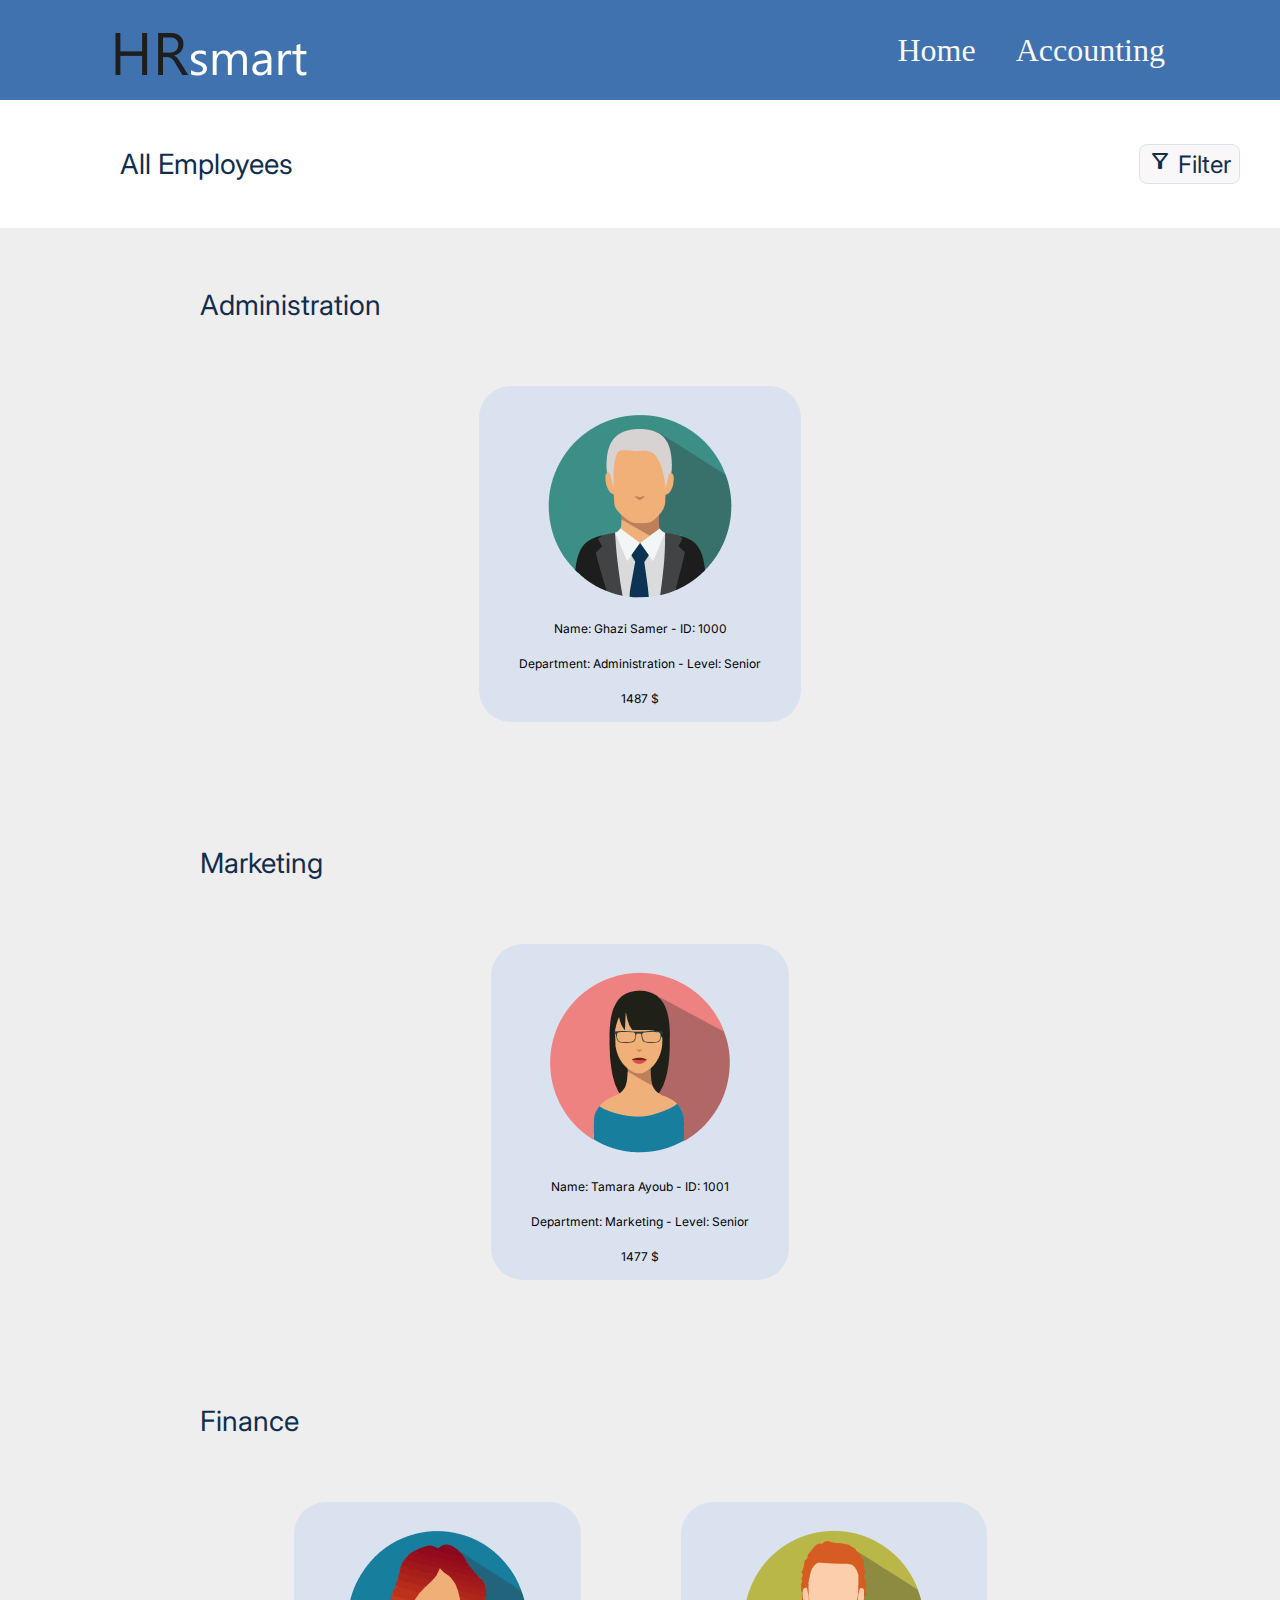
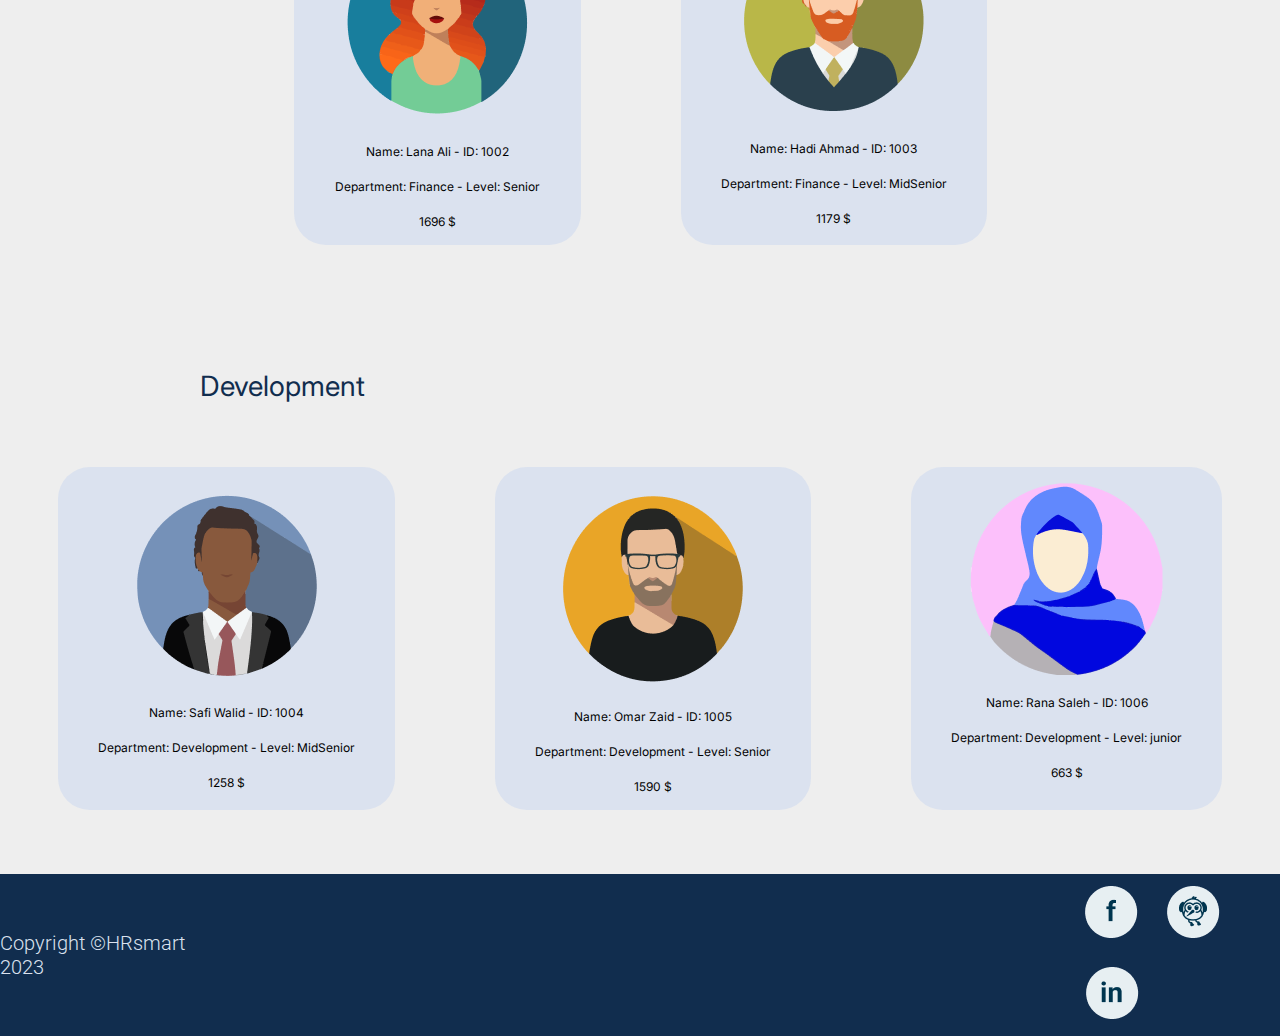
<file: index.html>
<!DOCTYPE html>
<html lang="en">

<head>
    <meta charset="UTF-8" />
    <meta name="HRsmart" content="Human Resourse">
    <meta http-equiv="X-UA-Compatible" content="IE=edge">
    <meta name="viewport" content="width=device-width, initial-scale=1.0">


    <!-- Fonts -->
    <link rel="preconnect" href="https://fonts.googleapis.com">
    <link rel="preconnect" href="https://fonts.gstatic.com" crossorigin>
    <link href="https://fonts.googleapis.com/css2?family=Roboto:wght@400&display=swap" rel="stylesheet">
    <link href="https://fonts.googleapis.com/css2?family=Inter&display=swap" rel="stylesheet">
    <!-- Fonts -->

    <!-- Icons -->
    <link rel="stylesheet"
        href="https://fonts.googleapis.com/css2?family=Material+Symbols+Rounded:opsz,wght,FILL,GRAD@20..48,100..700,0..1,-50..200" />
    <!-- Icons -->

    <link rel="stylesheet" href="./style/index.css">
    <title>HRsmart</title>
</head>

<body>

    <header>
        <nav>
            <img class="logo" src="assets/logo.png" alt="Logo" />
            <ul>
                <li>
                    <a href="">Home</a>
                </li>
                <li>
                    <a href="./accounting.html">Accounting</a>
                </li>
            </ul>
        </nav>
    </header>

    <main>
        <div class="homeHeader">
            <h1>All Employees</h1>
            <div class="list-btn">
                <button style="cursor: pointer;"  id="filter">
                    <i class="material-symbols-rounded">
                        filter_alt
                    </i>
                    Filter
                </button>
            </div>
        </div>
        <div id="section" >

        </div>

    </main>

    <footer>
        <p>Copyright ©HRsmart 2023</p>
        <div>
            <a href="https://www.facebook.com/"> <img src="./assets/facebook.png" /></a>
            <a href="https://www.twitter.com/"> <img src="./assets/twitter.png" /></a>
            <a href="https://www.linkedin.com/"> <img src="./assets/linkin.png" /></a>
        </div>
    </footer>
    <script src="./app.js"></script>
</body>

</html>
</file>
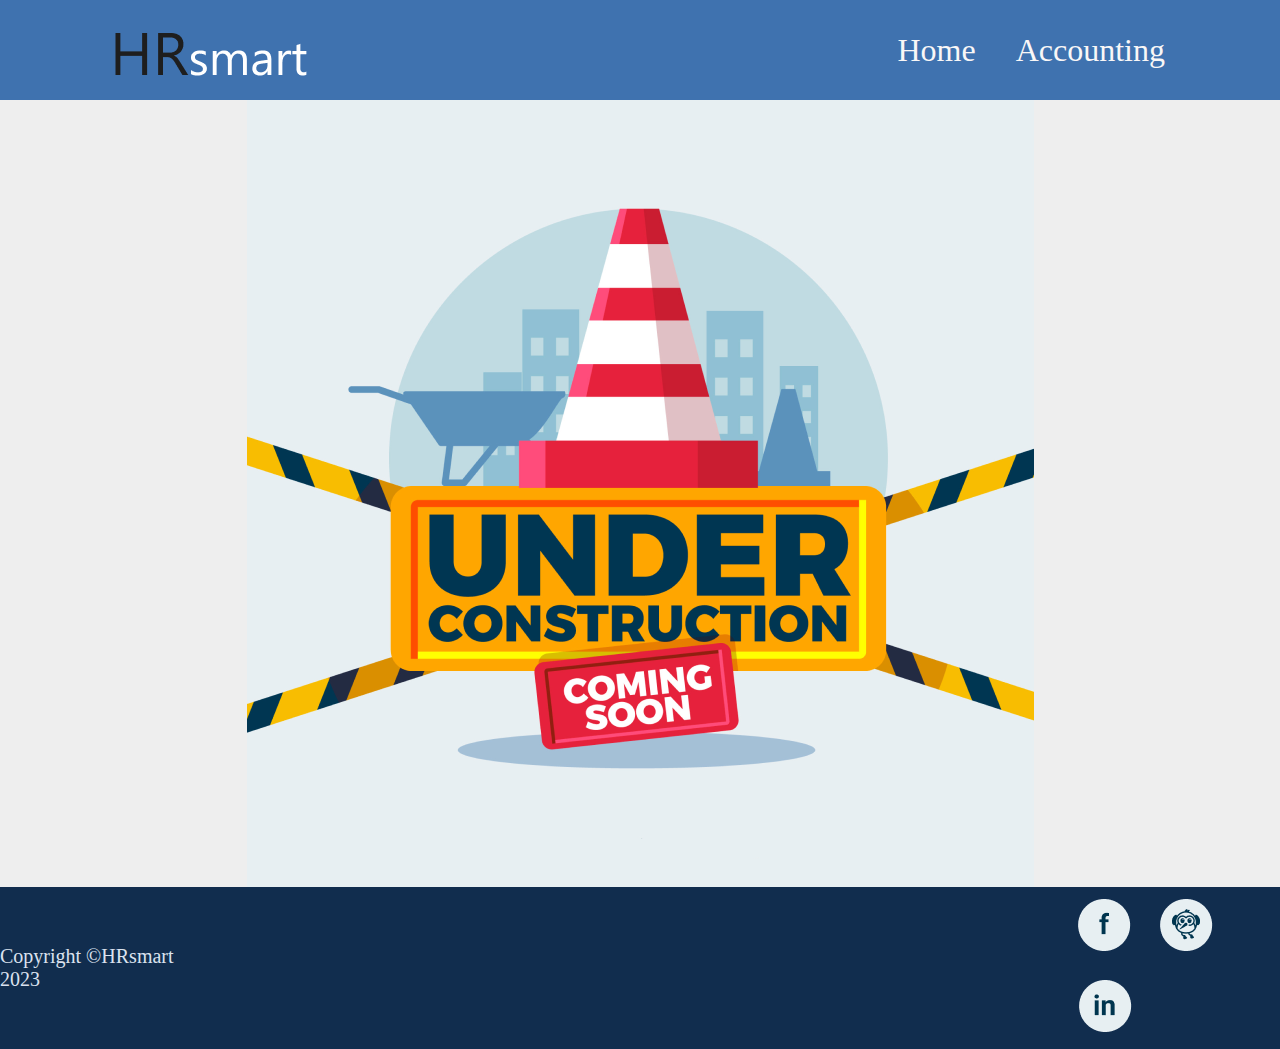
<file: accounting.html>
<!DOCTYPE html>
<html lang="en">

<head>
    <meta charset="UTF-8" />
    <meta name="HRsmart" content="Human Resourse">
    <meta http-equiv="X-UA-Compatible" content="IE=edge">
    <meta name="viewport" content="width=device-width, initial-scale=1.0">


    <link rel="stylesheet" href="./style/index.css">
    <title>HRsmart</title>
</head>

<body>

    <header>
        <nav>
            <img class="logo" src="assets/logo.png" alt="Logo" />
            <ul>
                <li>
                    <a href="./index.html">Home</a>
                </li>
                <li>
                    <a href="#">Accounting</a>
                </li>
            </ul>
        </nav>
    </header>

    <main style="display: flex; align-items: center; justify-content: center;">
        <img src="./assets/soon.png" />

    </main>

    <footer>
        <p>Copyright ©HRsmart 2023</p>
        <div>
            <a href="https://www.facebook.com/" > <img  src="./assets/facebook.png" /></a>
            <a href="https://www.twitter.com/" > <img src="./assets/twitter.png" /></a>
            <a href="https://www.linkedin.com/"> <img src="./assets/linkin.png" /></a>
        </div>
    </footer>
</body>

</html>
</file>
<file: style/index.css>
* {
  padding: 0;
  margin: 0;
  box-sizing: border-box;
}

body {
  background-color: #eeeeee;
}

header {
  background-color: #3f72af;
  height: 100px;
}

header nav {
  display: flex;
  flex-direction: row;
  justify-content: space-between;
  align-items: start;
  padding: 32px 115px;
}

header nav ul {
  display: flex;
  gap: 40px;
  list-style-type: none;
}

header nav ul a {
  font-family: "Segoe UI";
  font-style: normal;
  font-weight: 400;
  font-size: 32px;
  /* identical to box height */

  text-decoration-line: none;

  color: #f9f7f7;
}


p {
  font-size: large;
}

footer {
  min-height: 100px;

  text-align: start;
  width: 100%;
  font-size: 24px;
  font-weight: 500;
  background-color: #112d4e;
  display: flex;
  align-items: center;
  justify-content: center;
  gap: 872px;
}
footer p {
  color: #dbe2ef;
  font-weight: 300;
  font-family: "Roboto";
  font-style: normal;
  font-size: 20px;
}
button {
  background: #f9f7f7;
  border: 1px solid #dbe2ef;
  border-radius: 8px;
  font-family: "Inter";
  font-style: normal;
  font-weight: 400;
  font-size: 24px;
  color: #112d4e;
  padding: 4px 8px;
}
/* <-----------------------class class class class class class class----------------------->  */

.homeHeader {
  background-color: #ffffff;
  height: 128px;
  display: flex;
  align-items: center;
  padding: 0px 40px;
}

.homeHeader h1 {
  font-family: "Inter", sans-serif;
  font-style: normal;
  font-weight: 400;
  font-size: 28px;
  color: #112d4e;
  flex: 1;
  padding-left: 80px;
}

.sectionText{
  font-family: "Inter", sans-serif;
  font-style: normal;
  font-weight: 400;
  font-size: 28px;
  color: #112d4e;
  padding: 60px 200px 0px ;
}

.list-btn {
  flex: 1;
  text-align: end;
}

.card-list {
  display: flex;
  gap: 100px;
  flex-wrap: wrap;
  margin: 64px 52px ;
  text-align: center;
  justify-content: center;
}

.card {
  background: #dbe2ef;
  border-radius: 32px;
  display: flex;
  flex-direction: column;
  align-items: center;
  padding: 16px 40px;
  gap: 20px;
 
}

.card h1 {
  font-family: "Inter";
  font-style: normal;
  font-weight: 400;
  font-size: 12px;
  color: #000000;
}

/* <-----------------------Opacity Opacity Opacity Opacity Opacity Opacity ----------------------->  */

/* <-----------------------Spacing Spacing Spacing Spacing Spacing Spacing----------------------->  */
</file>
